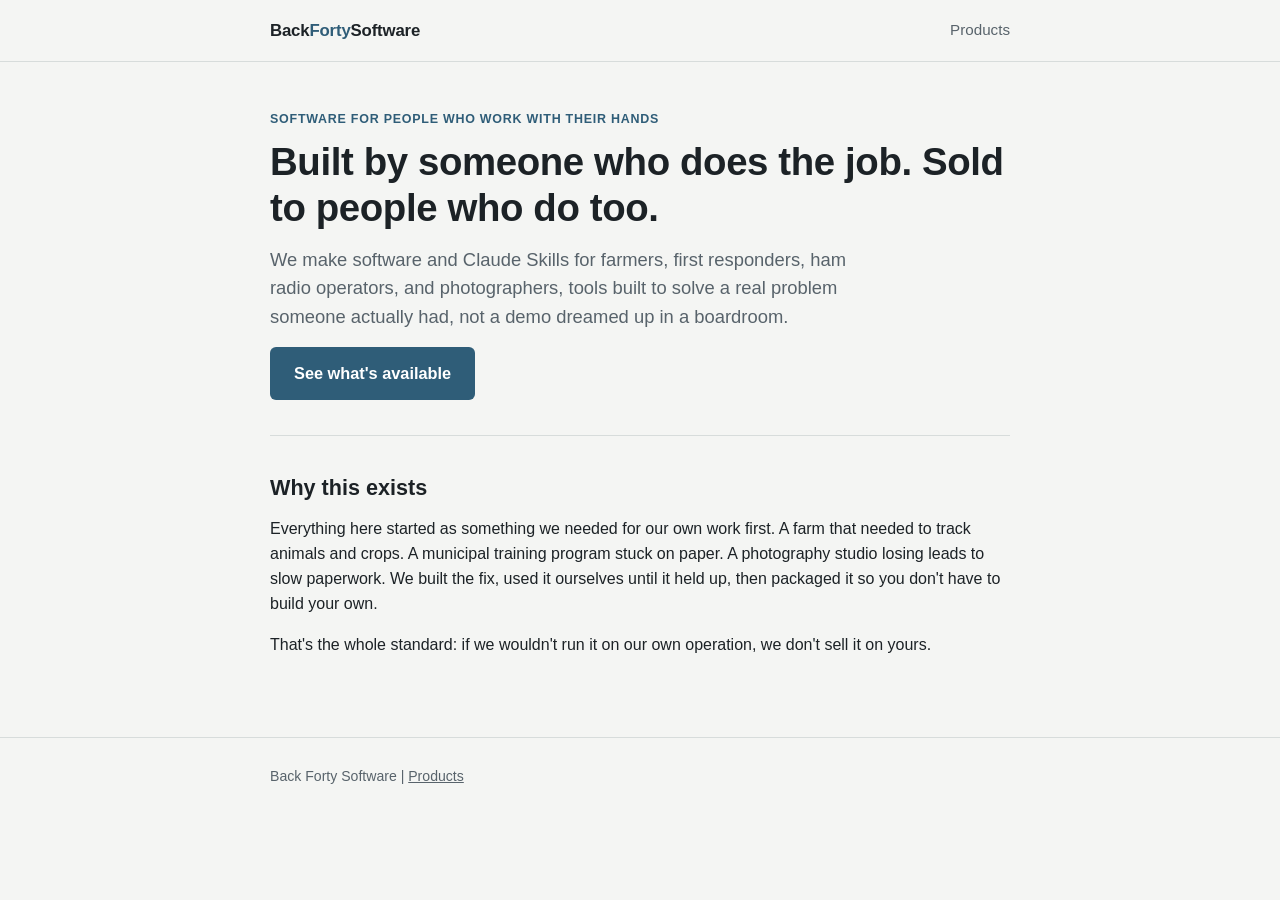
<file: index.html>
<!doctype html>
<html lang="en">
<head>
<meta charset="utf-8">
<meta name="viewport" content="width=device-width, initial-scale=1">
<title>Back Forty Software</title>
<meta name="description" content="Practical software and Claude Skills, built by people who actually do the job.">
<link rel="stylesheet" href="/assets/style.css">
</head>
<body>

<header class="site">
  <div class="wrap">
    <a class="brand" href="/">Back<span>Forty</span>Software</a>
    <nav class="site">
      <a href="/products/">Products</a>
    </nav>
  </div>
</header>

<main>
  <div class="wrap">
    <p class="tag">Software for people who work with their hands</p>
    <h1>Built by someone who does the job. Sold to people who do too.</h1>
    <p class="lede">We make software and Claude Skills for farmers, first responders, ham radio operators, and photographers, tools built to solve a real problem someone actually had, not a demo dreamed up in a boardroom.</p>
    <p><a class="btn" href="/products/">See what's available</a></p>

    <hr class="divider">

    <h2>Why this exists</h2>
    <p>Everything here started as something we needed for our own work first. A farm that needed to track animals and crops. A municipal training program stuck on paper. A photography studio losing leads to slow paperwork. We built the fix, used it ourselves until it held up, then packaged it so you don't have to build your own.</p>
    <p>That's the whole standard: if we wouldn't run it on our own operation, we don't sell it on yours.</p>
  </div>
</main>

<footer class="site">
  <div class="wrap">
    <p>Back Forty Software | <a href="/products/">Products</a></p>
  </div>
</footer>

</body>
</html>
</file>
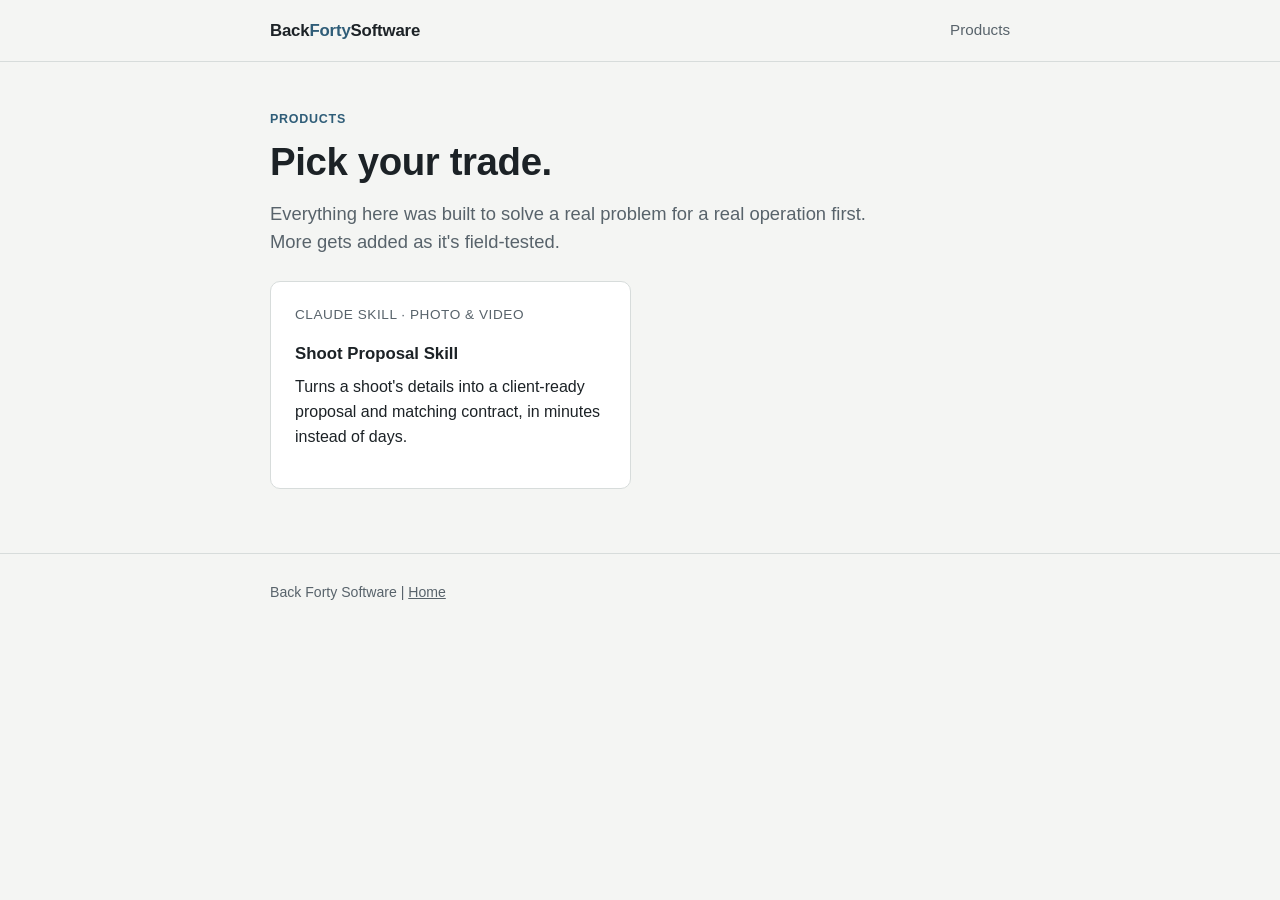
<file: products/index.html>
<!doctype html>
<html lang="en">
<head>
<meta charset="utf-8">
<meta name="viewport" content="width=device-width, initial-scale=1">
<title>Products | Back Forty Software</title>
<meta name="description" content="Claude Skills and software built by Back Forty Software.">
<link rel="stylesheet" href="/assets/style.css">
</head>
<body>

<header class="site">
  <div class="wrap">
    <a class="brand" href="/">Back<span>Forty</span>Software</a>
    <nav class="site">
      <a href="/products/">Products</a>
    </nav>
  </div>
</header>

<main>
  <div class="wrap">
    <p class="tag">Products</p>
    <h1>Pick your trade.</h1>
    <p class="lede">Everything here was built to solve a real problem for a real operation first. More gets added as it's field-tested.</p>

    <div class="product-list">
      <a class="product-card" href="/products/shoot-proposal-skill/">
        <p class="meta">Claude Skill &middot; Photo &amp; Video</p>
        <h3>Shoot Proposal Skill</h3>
        <p>Turns a shoot's details into a client-ready proposal and matching contract, in minutes instead of days.</p>
      </a>
    </div>
  </div>
</main>

<footer class="site">
  <div class="wrap">
    <p>Back Forty Software | <a href="/">Home</a></p>
  </div>
</footer>

</body>
</html>
</file>
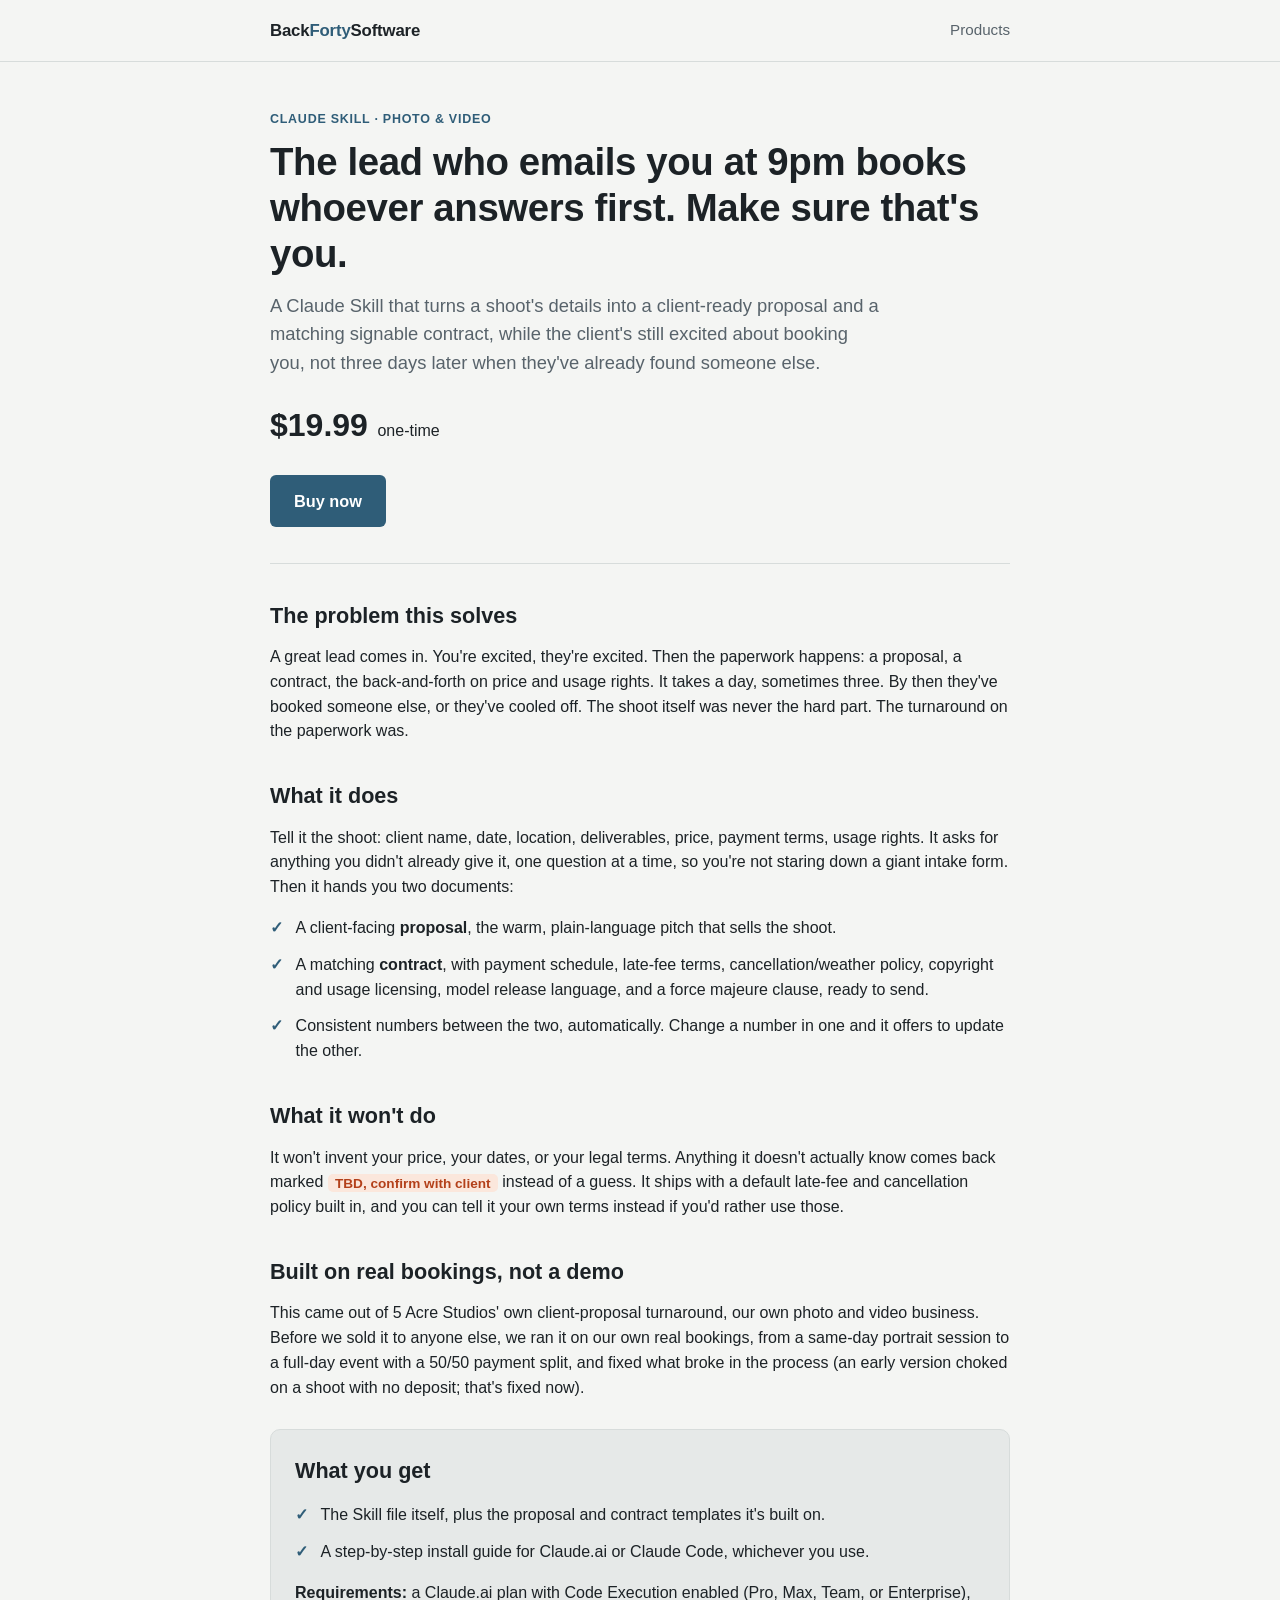
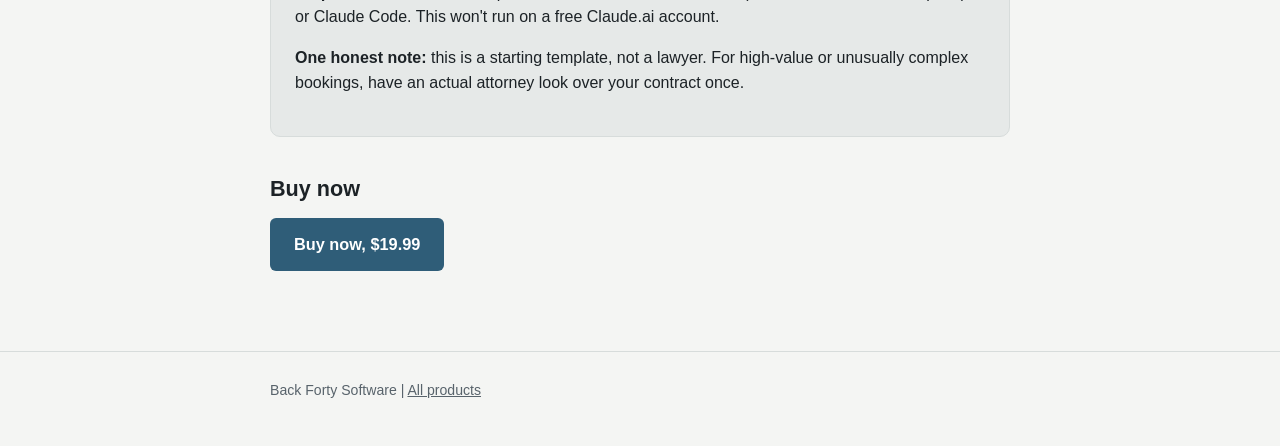
<file: products/shoot-proposal-skill/index.html>
<!doctype html>
<html lang="en">
<head>
<meta charset="utf-8">
<meta name="viewport" content="width=device-width, initial-scale=1">
<title>Shoot Proposal Skill | Back Forty Software</title>
<meta name="description" content="A Claude Skill that turns your shoot details into a client-ready proposal and matching contract in minutes, not days.">
<link rel="stylesheet" href="/assets/style.css">
</head>
<body>

<header class="site">
  <div class="wrap">
    <a class="brand" href="/">Back<span>Forty</span>Software</a>
    <nav class="site">
      <a href="/products/">Products</a>
    </nav>
  </div>
</header>

<main>
  <div class="wrap">
    <p class="tag">Claude Skill &middot; Photo &amp; Video</p>
    <h1>The lead who emails you at 9pm books whoever answers first. Make sure that's you.</h1>
    <p class="lede">A Claude Skill that turns a shoot's details into a client-ready proposal and a matching signable contract, while the client's still excited about booking you, not three days later when they've already found someone else.</p>

    <div class="price-box">
      <span class="price">$19.99</span>
      <span>one-time</span>
    </div>
    <p><a class="btn" href="https://square.link/u/pKx7LRsb">Buy now</a></p>

    <hr class="divider">

    <h2>The problem this solves</h2>
    <p>A great lead comes in. You're excited, they're excited. Then the paperwork happens: a proposal, a contract, the back-and-forth on price and usage rights. It takes a day, sometimes three. By then they've booked someone else, or they've cooled off. The shoot itself was never the hard part. The turnaround on the paperwork was.</p>

    <h2>What it does</h2>
    <p>Tell it the shoot: client name, date, location, deliverables, price, payment terms, usage rights. It asks for anything you didn't already give it, one question at a time, so you're not staring down a giant intake form. Then it hands you two documents:</p>
    <ul class="benefits">
      <li>A client-facing <strong>proposal</strong>, the warm, plain-language pitch that sells the shoot.</li>
      <li>A matching <strong>contract</strong>, with payment schedule, late-fee terms, cancellation/weather policy, copyright and usage licensing, model release language, and a force majeure clause, ready to send.</li>
      <li>Consistent numbers between the two, automatically. Change a number in one and it offers to update the other.</li>
    </ul>

    <h2>What it won't do</h2>
    <p>It won't invent your price, your dates, or your legal terms. Anything it doesn't actually know comes back marked <span class="tbd">TBD, confirm with client</span> instead of a guess. It ships with a default late-fee and cancellation policy built in, and you can tell it your own terms instead if you'd rather use those.</p>

    <h2>Built on real bookings, not a demo</h2>
    <p>This came out of 5 Acre Studios' own client-proposal turnaround, our own photo and video business. Before we sold it to anyone else, we ran it on our own real bookings, from a same-day portrait session to a full-day event with a 50/50 payment split, and fixed what broke in the process (an early version choked on a shoot with no deposit; that's fixed now).</p>

    <div class="check-box">
      <h2>What you get</h2>
      <ul class="benefits">
        <li>The Skill file itself, plus the proposal and contract templates it's built on.</li>
        <li>A step-by-step install guide for Claude.ai or Claude Code, whichever you use.</li>
      </ul>
      <p><strong>Requirements:</strong> a Claude.ai plan with Code Execution enabled (Pro, Max, Team, or Enterprise), or Claude Code. This won't run on a free Claude.ai account.</p>
      <p><strong>One honest note:</strong> this is a starting template, not a lawyer. For high-value or unusually complex bookings, have an actual attorney look over your contract once.</p>
    </div>

    <h2 id="buy">Buy now</h2>
    <p><a class="btn" href="https://square.link/u/pKx7LRsb">Buy now, $19.99</a></p>
  </div>
</main>

<footer class="site">
  <div class="wrap">
    <p>Back Forty Software | <a href="/products/">All products</a></p>
  </div>
</footer>

</body>
</html>
</file>
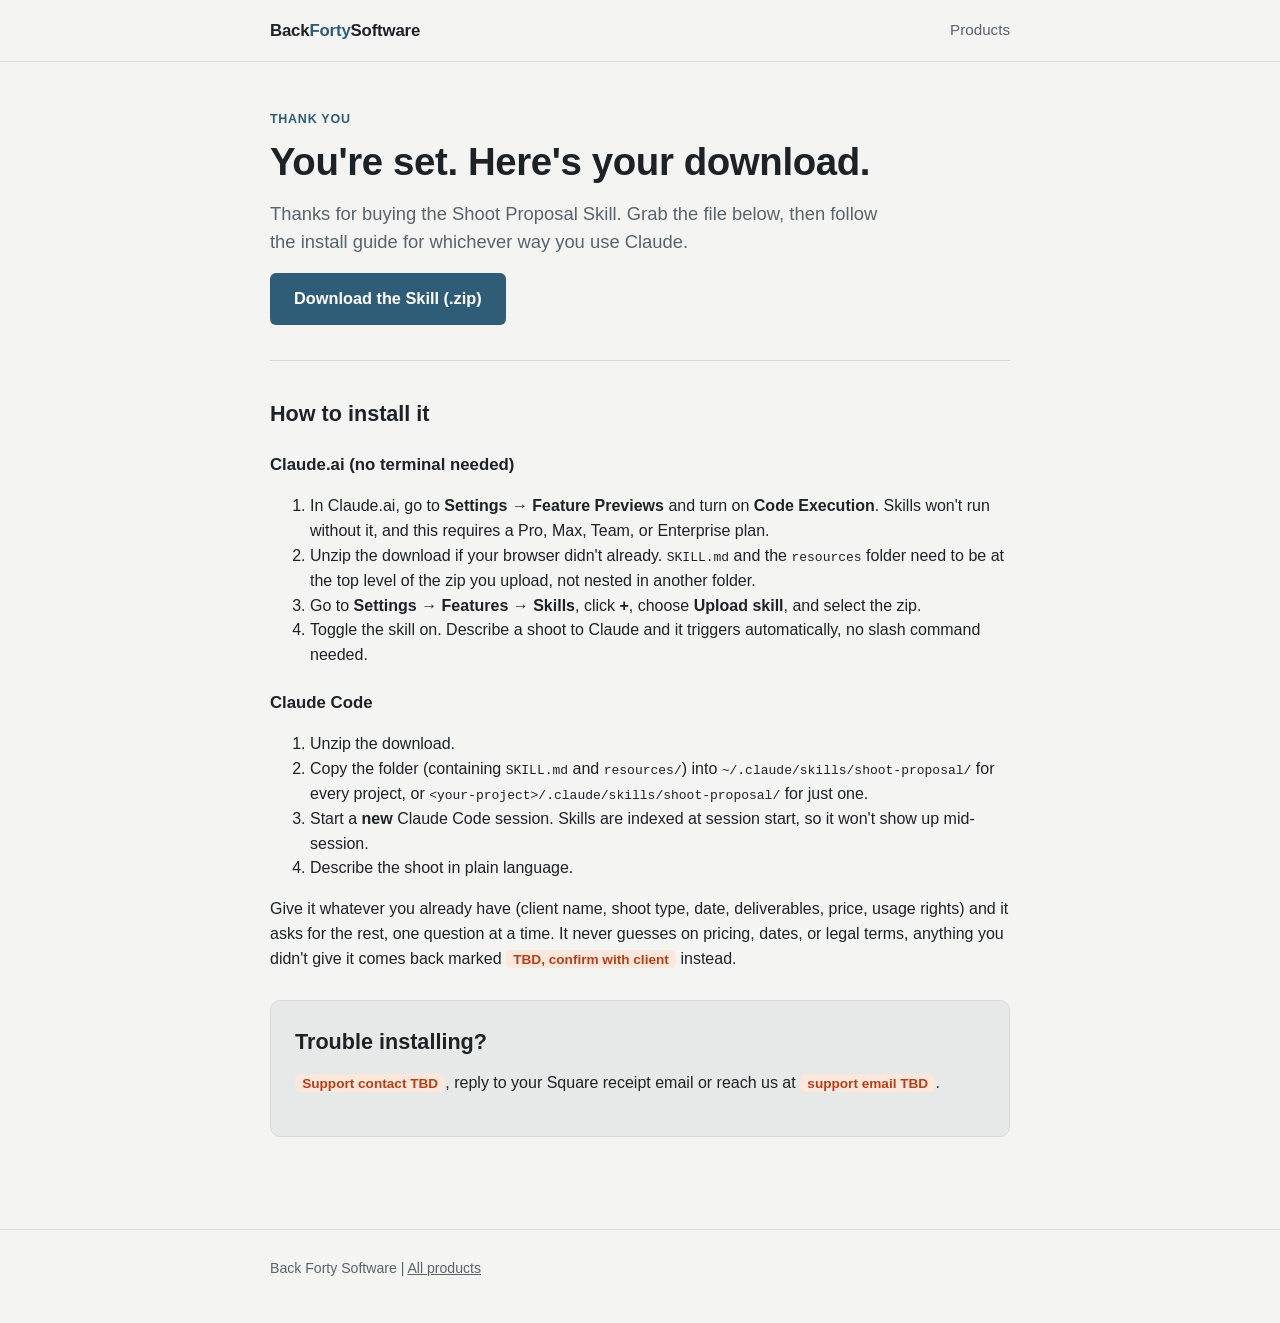
<file: products/shoot-proposal-skill/download/index.html>
<!doctype html>
<html lang="en">
<head>
<meta charset="utf-8">
<meta name="viewport" content="width=device-width, initial-scale=1">
<title>Your download | Shoot Proposal Skill | Back Forty Software</title>
<meta name="robots" content="noindex">
<link rel="stylesheet" href="/assets/style.css">
</head>
<body>

<header class="site">
  <div class="wrap">
    <a class="brand" href="/">Back<span>Forty</span>Software</a>
    <nav class="site">
      <a href="/products/">Products</a>
    </nav>
  </div>
</header>

<main>
  <div class="wrap">
    <p class="tag">Thank you</p>
    <h1>You're set. Here's your download.</h1>
    <p class="lede">Thanks for buying the Shoot Proposal Skill. Grab the file below, then follow the install guide for whichever way you use Claude.</p>

    <p><a class="btn" href="/downloads/shoot-proposal-skill.zip" download>Download the Skill (.zip)</a></p>

    <hr class="divider">

    <h2>How to install it</h2>
    <h3>Claude.ai (no terminal needed)</h3>
    <ol>
      <li>In Claude.ai, go to <strong>Settings &rarr; Feature Previews</strong> and turn on <strong>Code Execution</strong>. Skills won't run without it, and this requires a Pro, Max, Team, or Enterprise plan.</li>
      <li>Unzip the download if your browser didn't already. <code>SKILL.md</code> and the <code>resources</code> folder need to be at the top level of the zip you upload, not nested in another folder.</li>
      <li>Go to <strong>Settings &rarr; Features &rarr; Skills</strong>, click <strong>+</strong>, choose <strong>Upload skill</strong>, and select the zip.</li>
      <li>Toggle the skill on. Describe a shoot to Claude and it triggers automatically, no slash command needed.</li>
    </ol>

    <h3>Claude Code</h3>
    <ol>
      <li>Unzip the download.</li>
      <li>Copy the folder (containing <code>SKILL.md</code> and <code>resources/</code>) into <code>~/.claude/skills/shoot-proposal/</code> for every project, or <code>&lt;your-project&gt;/.claude/skills/shoot-proposal/</code> for just one.</li>
      <li>Start a <strong>new</strong> Claude Code session. Skills are indexed at session start, so it won't show up mid-session.</li>
      <li>Describe the shoot in plain language.</li>
    </ol>

    <p>Give it whatever you already have (client name, shoot type, date, deliverables, price, usage rights) and it asks for the rest, one question at a time. It never guesses on pricing, dates, or legal terms, anything you didn't give it comes back marked <span class="tbd">TBD, confirm with client</span> instead.</p>

    <div class="check-box">
      <h2>Trouble installing?</h2>
      <p><span class="tbd">Support contact TBD</span>, reply to your Square receipt email or reach us at <span class="tbd">support email TBD</span>.</p>
    </div>
  </div>
</main>

<footer class="site">
  <div class="wrap">
    <p>Back Forty Software | <a href="/products/">All products</a></p>
  </div>
</footer>

</body>
</html>
</file>
<file: assets/style.css>
:root {
  --bg: #f4f5f3;
  --bg-alt: #e6e9e8;
  --ink: #1c2226;
  --ink-soft: #58636b;
  --line: #d7dcdb;
  --accent: #2f5d78;
  --accent-ink: #ffffff;
  --card-bg: #ffffff;
  --tbd: #b3401a;
  --tbd-bg: #fbe7dc;
  --max: 780px;
}

@media (prefers-color-scheme: dark) {
  :root {
    --bg: #181d1f;
    --bg-alt: #1f2528;
    --ink: #e7ebe9;
    --ink-soft: #a4aeb2;
    --line: #303a3e;
    --accent: #7fb2cf;
    --accent-ink: #131719;
    --card-bg: #1f2528;
    --tbd: #f0a06a;
    --tbd-bg: #34281f;
  }
}

* { box-sizing: border-box; }

html { -webkit-text-size-adjust: 100%; }

body {
  margin: 0;
  font-family: -apple-system, BlinkMacSystemFont, "Segoe UI", Roboto, Helvetica, Arial, sans-serif;
  background: var(--bg);
  color: var(--ink);
  line-height: 1.55;
}

img { max-width: 100%; display: block; }

a { color: var(--accent); }

.wrap {
  max-width: var(--max);
  margin: 0 auto;
  padding: 0 1.25rem;
}

header.site {
  border-bottom: 1px solid var(--line);
  padding: 1.1rem 0;
}

header.site .wrap {
  display: flex;
  align-items: center;
  justify-content: space-between;
  gap: 1rem;
  flex-wrap: wrap;
}

.brand {
  font-weight: 700;
  font-size: 1.05rem;
  text-decoration: none;
  color: var(--ink);
  letter-spacing: -0.01em;
}

.brand span { color: var(--accent); }

nav.site a {
  margin-left: 1.25rem;
  text-decoration: none;
  color: var(--ink-soft);
  font-size: 0.95rem;
}

nav.site a:hover { color: var(--accent); }

main { padding: 2.75rem 0 4rem; }

h1 {
  font-size: clamp(1.7rem, 4vw, 2.4rem);
  line-height: 1.2;
  margin: 0 0 0.9rem;
  letter-spacing: -0.01em;
}

h2 {
  font-size: 1.35rem;
  margin: 2.2rem 0 0.8rem;
}

h3 {
  font-size: 1.05rem;
  margin: 1.4rem 0 0.5rem;
}

p { margin: 0 0 1rem; }

.lede {
  font-size: 1.15rem;
  color: var(--ink-soft);
  max-width: 60ch;
}

.tag {
  display: inline-block;
  font-size: 0.78rem;
  text-transform: uppercase;
  letter-spacing: 0.06em;
  color: var(--accent);
  font-weight: 700;
  margin-bottom: 0.6rem;
}

.btn {
  display: inline-block;
  background: var(--accent);
  color: var(--accent-ink);
  text-decoration: none;
  font-weight: 700;
  padding: 0.85rem 1.5rem;
  border-radius: 6px;
  font-size: 1.02rem;
  border: none;
  cursor: pointer;
}

.btn:hover { opacity: 0.92; }

.btn.secondary {
  background: transparent;
  color: var(--ink);
  border: 1px solid var(--line);
}

.card {
  background: var(--card-bg);
  border: 1px solid var(--line);
  border-radius: 10px;
  padding: 1.5rem;
  margin-bottom: 1.25rem;
}

.product-list {
  display: grid;
  gap: 1.1rem;
  margin-top: 1.5rem;
}

.product-card {
  background: var(--card-bg);
  border: 1px solid var(--line);
  border-radius: 10px;
  padding: 1.4rem 1.5rem;
  text-decoration: none;
  color: inherit;
  display: block;
}

.product-card:hover { border-color: var(--accent); }

.product-card h3 { margin-top: 0; color: var(--ink); }

.product-card .meta {
  font-size: 0.85rem;
  color: var(--ink-soft);
  text-transform: uppercase;
  letter-spacing: 0.04em;
}

.price-box {
  display: flex;
  align-items: baseline;
  gap: 0.6rem;
  margin: 1.5rem 0;
}

.price {
  font-size: 2rem;
  font-weight: 700;
}

ul.benefits {
  list-style: none;
  padding: 0;
  margin: 1rem 0;
}

ul.benefits li {
  padding-left: 1.6rem;
  position: relative;
  margin-bottom: 0.75rem;
}

ul.benefits li::before {
  content: "\2713";
  position: absolute;
  left: 0;
  color: var(--accent);
  font-weight: 700;
}

.tbd {
  background: var(--tbd-bg);
  color: var(--tbd);
  border-radius: 5px;
  padding: 0.1rem 0.45rem;
  font-size: 0.85em;
  font-weight: 600;
}

.divider {
  border: none;
  border-top: 1px solid var(--line);
  margin: 2.2rem 0;
}

footer.site {
  border-top: 1px solid var(--line);
  padding: 1.75rem 0;
  color: var(--ink-soft);
  font-size: 0.88rem;
}

footer.site a { color: var(--ink-soft); }

.check-box {
  border: 1px solid var(--line);
  border-radius: 10px;
  padding: 1.5rem;
  background: var(--bg-alt);
  margin: 1.75rem 0;
}

.check-box h2 { margin-top: 0; }

@media (min-width: 640px) {
  .product-list { grid-template-columns: 1fr 1fr; }
}
</file>
